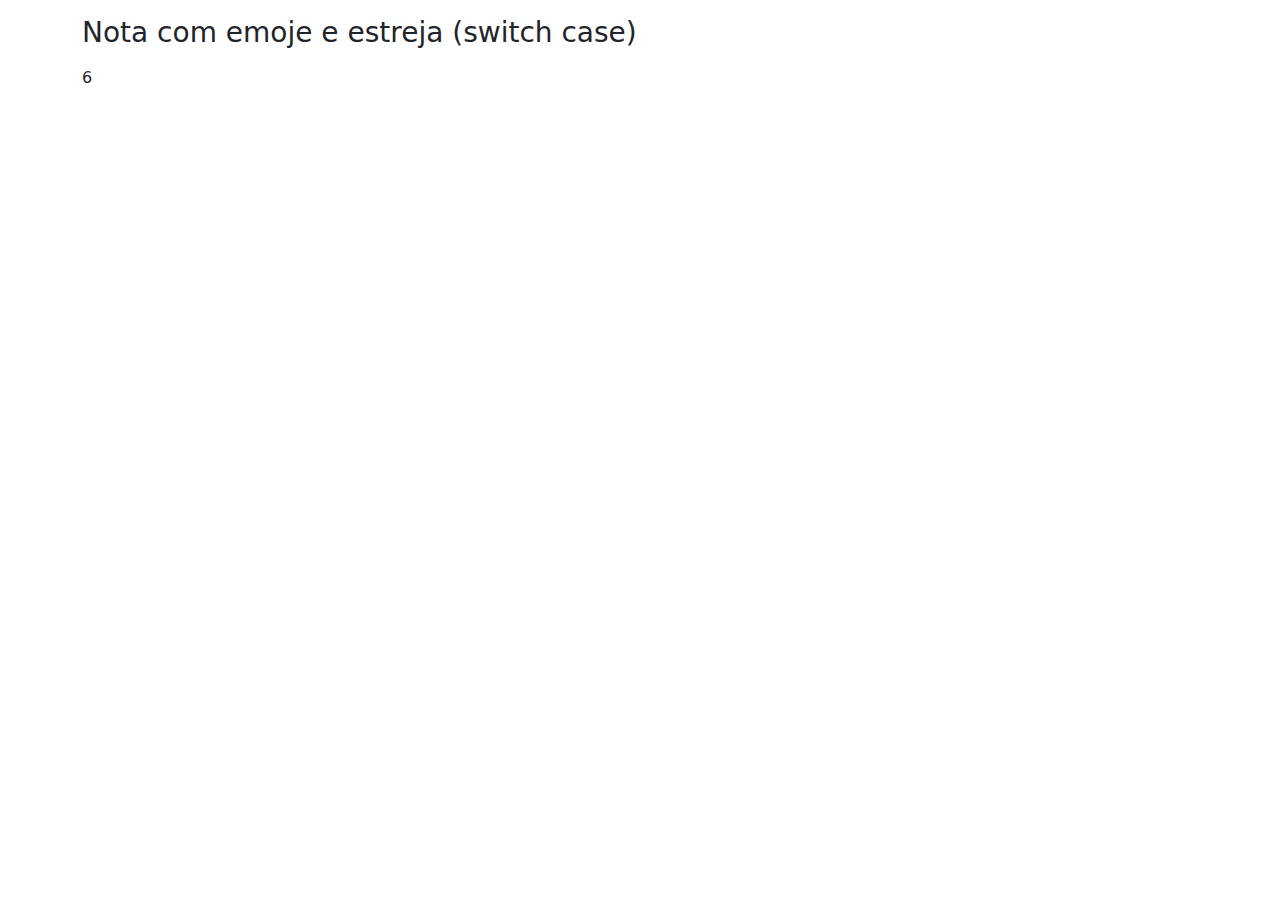
<file: 0.praticar/index.html>
<!-- index.html -->
<!DOCTYPE html>
<html lang="en">

<head>
    <meta charset="UTF-8">
    <meta name="viewport" content="width=device-width, initial-scale=1.0">
    <link href="https://cdn.jsdelivr.net/npm/bootstrap@5.3.3/dist/css/bootstrap.min.css" rel="stylesheet"
        integrity="sha384-QWTKZyjpPEjISv5WaRU9OFeRpok6YctnYmDr5pNlyT2bRjXh0JMhjY6hW+ALEwIH" crossorigin="anonymous">
    <link rel="stylesheet" href="style.css">
    <title>Document</title>
</head>

<body>
    <div class="container">
        <h3>Nota com emoje e estreja (switch case)</h3>
    <script src="app.js"></script>
</div>
</body>

</html>
</file>
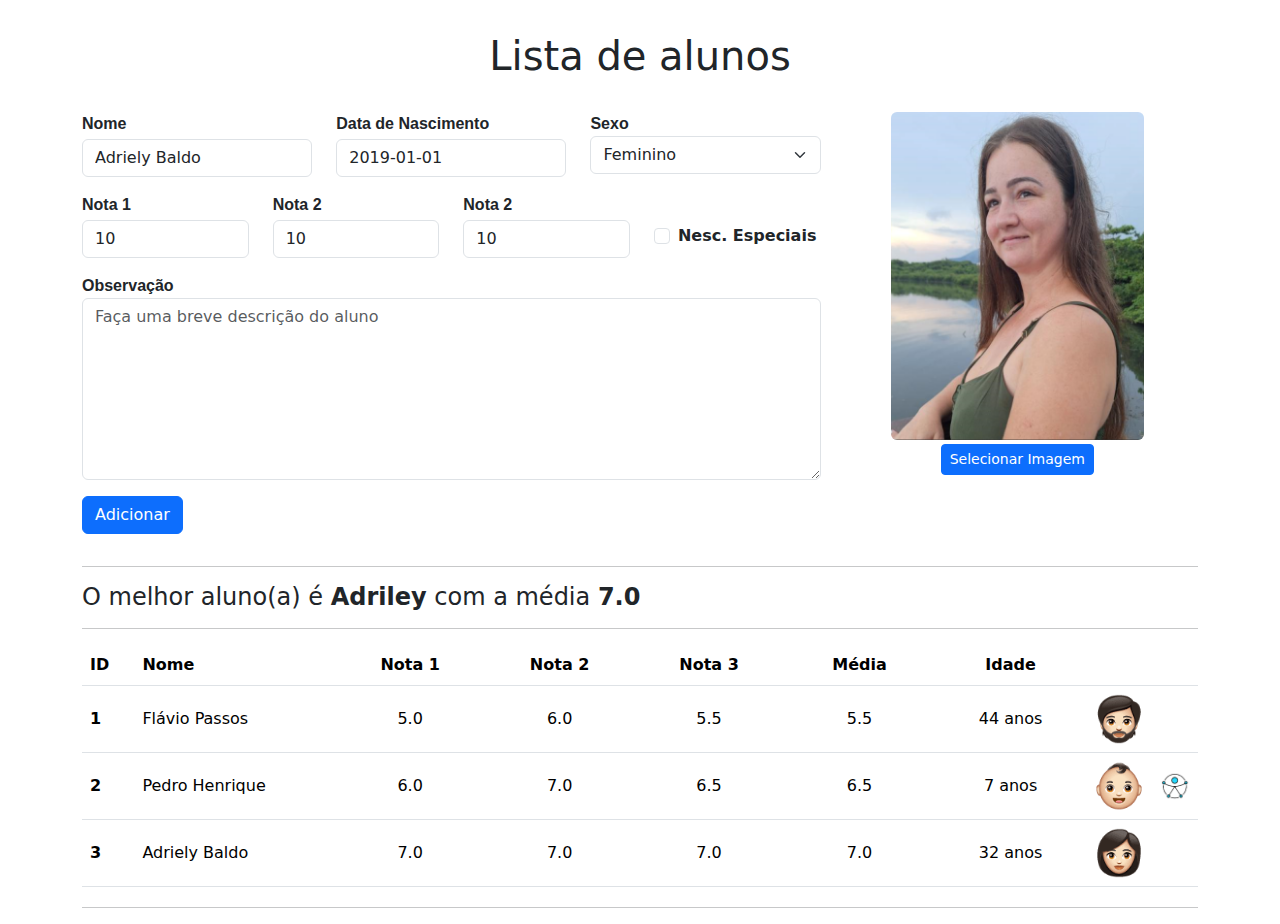
<file: 1.melhorAluno/index.html>
<!-- index.html -->
<!DOCTYPE html>
<html lang="en">

<head>
    <meta charset="UTF-8">
    <meta name="viewport" content="width=device-width, initial-scale=1.0">
    <link href="https://cdn.jsdelivr.net/npm/bootstrap@5.3.3/dist/css/bootstrap.min.css" rel="stylesheet"
        integrity="sha384-QWTKZyjpPEjISv5WaRU9OFeRpok6YctnYmDr5pNlyT2bRjXh0JMhjY6hW+ALEwIH" crossorigin="anonymous">
    <link rel="stylesheet" href="style.css">
    <title>Document</title>
</head>

<body>

    <div class="container">

        <h1 class="titulo">Lista de alunos</h1>


        <form class="row g-3">
            <div class="col-md-8">
                <div class="row">
                    <div class="col-md-4">
                        <label for="inputEmail4" class="form-label"><strong>Nome</strong></label>
                        <input type="text" class="form-control" id="nome-pessoa" placeholder="Digito o nome do aluno"
                            value="Adriely Baldo">
                    </div>
                    <div class="col-md-4">
                        <label for="inputEmail4" class="form-label"><strong>Data de Nascimento</strong></label>
                        <input type="text" class="form-control" id="nascimento" placeholder="nascimento"
                            value="2019-01-01">
                    </div>
                    <div class="col-md-4">
                        <label for="inputEmail4" class="form-label"><strong>Sexo</strong></label>
                        <select class="form-select" aria-label="Default select example" id="sexo">
                            <option selected>Feminino</option>
                            <option value="Masculino">Masculino</option>
                            <option value="Feminino">Feminino</option>
                        </select>
                    </div>
                    <div class="col-3">
                        <label for="inputEmail4" class="form-label"><strong>Nota 1</strong></label>
                        <input type="number" class="form-control" id="nota1" placeholder="Nota 1" value="10">
                    </div>
                    <div class="col-3">
                        <label for="inputEmail4" class="form-label"><strong>Nota 2</strong></label>
                        <input type="number" class="form-control" id="nota2" placeholder="Nota 2" value="10">
                    </div>
                    <div class="col-3">
                        <label for="inputEmail4" class="form-label"><strong>Nota 2</strong></label>
                        <input type="number" class="form-control" id="nota3" placeholder="Nota 2" value="10">
                    </div>
                    <div class="col-md-3">
                        <label for="inputEmail4" class="form-label check-booleano"><strong></strong></label>

                        <div class="form-check ">
                            <input class="form-check-input" type="checkbox" value="" id="input-hecked">
                            <strong>Nesc. Especiais</strong>
                        </div>
                    </div>
                    <div class="col-md-12">

                        <label for="exampleFormControlTextarea1" class="form-label">Observação</label>
                        <textarea class="form-control" id="exampleFormControlTextarea1" rows="7"
                            placeholder="Faça uma breve descrição do aluno"></textarea>

                    </div>

                    <div class="col-12">
                        <button type="button" class="btn btn-primary" onclick="adicionarLinha()">Adicionar</button>
                    </div>
                </div>
            </div>



            <div class="col-md-4">
                <div class="row">




                    <div class="col-md-12">
                        <div class="text-center">
                            <img src="img/dry.png" class="rounded form-imagem img-fluid" alt="..." id="imagemPreview">
                        </div>
                    </div>
                    <div class="col-md-12">
                        <div class="text-center">
                            <input type="file" name="imagem" id="imagemInput" style="display: none;" accept="image/*">
                            <label for="imagemInput" style="cursor: pointer;"
                                class="btn btn-primary btn-sm form-imagem-botao">Selecionar Imagem</label>
                        </div>
                    </div>


                </div>
            </div>


        </form>

        <hr>
        <h2 id="area-melhor-aluno">O melhor aluno(a) é <strong>Adriley</strong> com a média <strong>7.0</strong></h2>
        <hr>
        <table class="table" id="tabelaLista">
            <thead>
                <tr class="coluna-1">
                    <th scope="col" class="coluna-id">ID</th>
                    <th scope="col" class="coluna-nome">Nome</th>
                    <th scope="col" class="coluna-nota1">Nota 1</th>
                    <th scope="col" class="coluna-nota2">Nota 2</th>
                    <th scope="col" class="coluna-nota3">Nota 3</th>
                    <th scope="col" class="coluna-media">Média</th>
                    <th scope="col" class="coluna-idade">Idade</th>
                    <th scope="col" class="caracteristicas-fisicas colunaCF"></th>
                    <th scope="col" class="caracteristicas-fisicas colunaCF"></th>
                </tr>
            </thead>
            <tbody>
                <tr>
                    <th class="coluna-id" scope="row">1</th>
                    <td class="coluna-nome">Flávio Passos</td>
                    <td class="coluna-nota1">5.0</td>
                    <td class="coluna-nota2">6.0</td>
                    <td class="coluna-nota3">5.5</td>
                    <td class="coluna-media">5.5</td>
                    <td class="coluna-idade">44 anos</td>
                    <td class="caracteristicas-fisicas colunaCF">
                        <img src="icone/am.png" class="icone" alt="" srcset="">
                    </td>
                    <td class="caracteristicas-fisicas colunaAC">

                    </td>
                </tr>

                <tr>
                    <th class="coluna-1" scope="row">2</th>
                    <td class="coluna-nome">Pedro Henrique</td>
                    <td class="coluna-nota1">6.0</td>
                    <td class="coluna-nota2">7.0</td>
                    <td class="coluna-nota3">6.5</td>
                    <td class="coluna-media">6.5</td>
                    <td class="coluna-idade">7 anos</td>
                    <td class="caracteristicas-fisicas colunaCF">
                        <img src="icone/bb.png" class="icone" alt="" srcset="">
                    </td>
                    <td class="caracteristicas-fisicas colunaAC">
                        <img src="icone/ac.png" class="icone-ac" alt="" srcset="">
                    </td>
                </tr>
                <tr>
                    <th class="coluna-1" scope="row">3</th>
                    <td class="coluna-nome">Adriely Baldo</td>
                    <td class="coluna-nota1">7.0</td>
                    <td class="coluna-nota2">7.0</td>
                    <td class="coluna-nota3">7.0</td>
                    <td class="coluna-media">7.0</td>
                    <td class="coluna-idade">32 anos</td>
                    <td class="caracteristicas-fisicas colunaCF">
                        <img src="icone/jf.png" class="icone" alt="" srcset="">
                    </td>
                    <td class="caracteristicas-fisicas colunaAC">

                    </td>
                </tr>


            </tbody>
        </table>
        <hr class="hr-final">
    </div>

    <script src="app.js"></script>

</body>

</html>
</file>
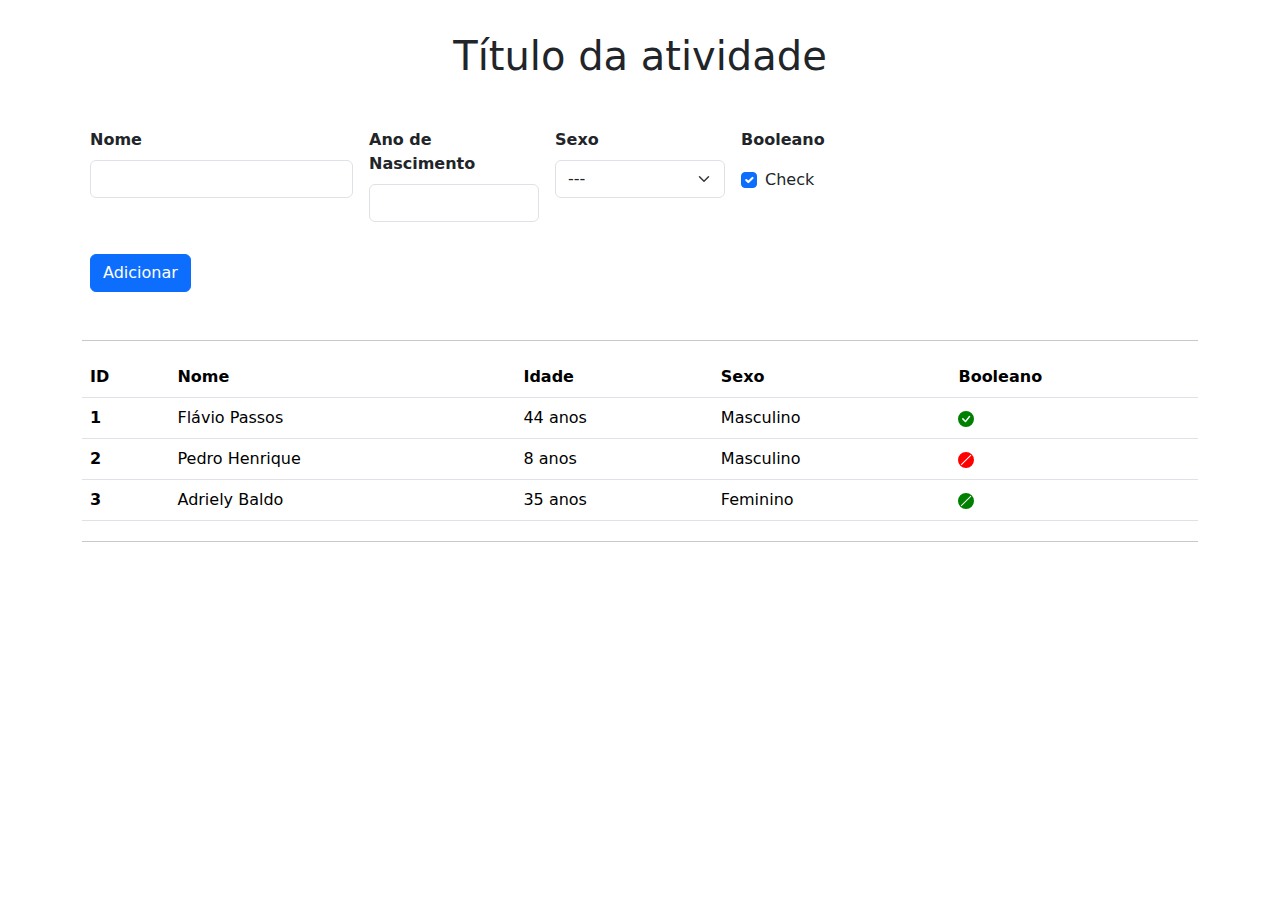
<file: _modelo/index.html>
<!-- index.html -->
<!DOCTYPE html>
<html lang="en">

<head>
    <meta charset="UTF-8">
    <meta name="viewport" content="width=device-width, initial-scale=1.0">
    <link href="https://cdn.jsdelivr.net/npm/bootstrap@5.3.3/dist/css/bootstrap.min.css" rel="stylesheet"
        integrity="sha384-QWTKZyjpPEjISv5WaRU9OFeRpok6YctnYmDr5pNlyT2bRjXh0JMhjY6hW+ALEwIH" crossorigin="anonymous">
    <link rel="stylesheet" href="style.css">
    <title>Document</title>
</head>

<body>

    <div class="container">

        <h1 class="titulo">Título da atividade</h1>


        <form class="row g-3 area-formulario">
            <div class="col-md-3">
                <label for="inputEmail4" class="form-label"><strong> Nome</strong></label>
                <input type="text" class="form-control" id="nome-pessoa">
            </div>

            <div class="col-md-2">
                <label for="inputEmail4" class="form-label"><strong>Ano de Nascimento</strong></label>
                <input type="number" class="form-control" id="ano-de-nascimento">
            </div>

            <div class="col-md-2">
                <label for="inputEmail4" class="form-label"><strong>Sexo</strong></label>
                <select class="form-select" aria-label="Default select example" id="sexo">
                    <option selected>---</option>
                    <option value="Masculino">Masculino</option>
                    <option value="Feminino">Feminino</option>
                </select>
            </div>

            <div class="col-md-1">
                <label for="inputEmail4" class="form-label"><strong>Booleano</strong></label>

                <div class="form-check check-booleano">
                    <input class="form-check-input" type="checkbox" value="" id="input-hecked" checked>
                    <label class="form-check-label" for="input-hecked">
                        Check
                    </label>
                </div>
            </div>
            <div class="col-md-6 botao-adicionar">  
            <button type="button" class="btn btn-primary" onclick="adicionarLinha()">Adicionar</button>
            </div>
        </form>
        <hr>
        <table class="table" id="tabelaLista">
            <thead>
                <tr>
                    <th scope="col">ID</th>
                    <th scope="col">Nome</th>
                    <th scope="col">Idade</th>
                    <th scope="col">Sexo</th>
                    <th scope="col">Booleano</th>
                </tr>
            </thead>
            <tbody>
                <tr>
                    <th scope="row">1</th>
                    <td>Flávio Passos</td>
                    <td>44 anos</td>
                    <td>Masculino</td>
                    <td>

                        <span class="de-maior">
                            <svg xmlns="http://www.w3.org/2000/svg" width="16" height="16" fill="currentColor"
                                class="bi bi-check-circle-fill" viewBox="0 0 16 16">
                                <path
                                    d="M16 8A8 8 0 1 1 0 8a8 8 0 0 1 16 0m-3.97-3.03a.75.75 0 0 0-1.08.022L7.477 9.417 5.384 7.323a.75.75 0 0 0-1.06 1.06L6.97 11.03a.75.75 0 0 0 1.079-.02l3.992-4.99a.75.75 0 0 0-.01-1.05z" />
                            </svg>
                        </span>

                    </td>
                </tr>

                <tr>
                    <th scope="row">2</th>
                    <td>Pedro Henrique</td>
                    <td>8 anos</td>
                    <td>Masculino</td>
                    <td>

                        <span class="de-menor">
                            <svg xmlns="http://www.w3.org/2000/svg" width="16" height="16" fill="currentColor"
                                class="bi bi-ban-fill" viewBox="0 0 16 16">
                                <path
                                    d="M16 8A8 8 0 1 1 0 8a8 8 0 0 1 16 0M2.71 12.584q.328.378.706.707l9.875-9.875a7 7 0 0 0-.707-.707l-9.875 9.875Z" />
                            </svg>
                        </span>

                    </td>
                </tr>
                <tr>
                    <th scope="row">3</th>
                    <td>Adriely Baldo</td>
                    <td>35 anos</td>
                    <td>Feminino</td>
                    <td class="de-maior">

                        <span class="de-maior">
                            <svg xmlns="http://www.w3.org/2000/svg" width="16" height="16" fill="currentColor"
                                class="bi bi-ban-fill" viewBox="0 0 16 16">
                                <path
                                    d="M16 8A8 8 0 1 1 0 8a8 8 0 0 1 16 0M2.71 12.584q.328.378.706.707l9.875-9.875a7 7 0 0 0-.707-.707l-9.875 9.875Z" />
                            </svg>
                        </span>

                    </td>
                </tr>

            </tbody>
        </table>
        <hr class="hr-final">
    </div>

    <script src="app.js"></script>

</body>

</html>
</file>
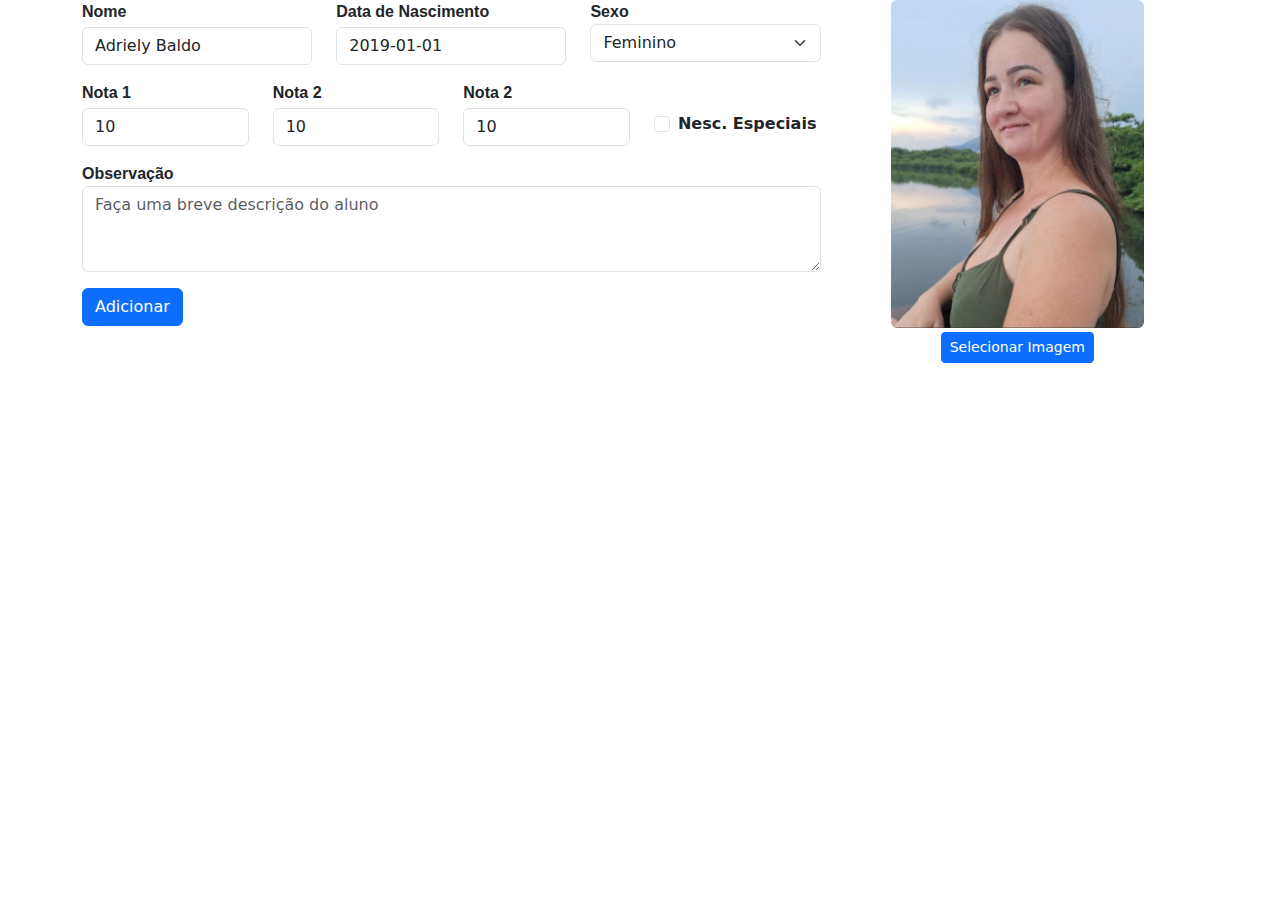
<file: 1.melhorAluno/apagar2.html>
<!DOCTYPE html>
<html lang="en">

<head>
    <meta charset="UTF-8">
    <meta name="viewport" content="width=device-width, initial-scale=1.0">
    <link href="https://cdn.jsdelivr.net/npm/bootstrap@5.3.3/dist/css/bootstrap.min.css" rel="stylesheet"
        integrity="sha384-QWTKZyjpPEjISv5WaRU9OFeRpok6YctnYmDr5pNlyT2bRjXh0JMhjY6hW+ALEwIH" crossorigin="anonymous">
    <link rel="stylesheet" href="style.css">
    <title>Document</title>
</head>

<body>


    <div class="container">

        <form class="row g-3">
            <div class="col-md-8">
                <div class="row">
                    <div class="col-md-4">
                        <label for="inputEmail4" class="form-label"><strong> Nome</strong></label>
                        <input type="text" class="form-control" id="nome-pessoa" placeholder="Digito o nome do aluno"
                            value="Adriely Baldo">
                    </div>
                    <div class="col-md-4">
                        <label for="inputEmail4" class="form-label"><strong>Data de Nascimento</strong></label>
                        <input type="text" class="form-control" id="nascimento" placeholder="nascimento"
                            value="2019-01-01">
                    </div>
                    <div class="col-md-4">
                        <label for="inputEmail4" class="form-label"><strong>Sexo</strong></label>
                        <select class="form-select" aria-label="Default select example" id="sexo">
                            <option selected>Feminino</option>
                            <option value="Masculino">Masculino</option>
                            <option value="Feminino">Feminino</option>
                        </select>
                    </div>
                    <div class="col-3">
                        <label for="inputEmail4" class="form-label"><strong>Nota 1</strong></label>
                        <input type="number" class="form-control" id="nota1" placeholder="Nota 1" value="10">
                    </div>
                    <div class="col-3">
                        <label for="inputEmail4" class="form-label"><strong>Nota 2</strong></label>
                        <input type="number" class="form-control" id="nota2" placeholder="Nota 2" value="10">
                    </div>
                    <div class="col-3">
                        <label for="inputEmail4" class="form-label"><strong>Nota 2</strong></label>
                        <input type="number" class="form-control" id="nota2" placeholder="Nota 2" value="10">
                    </div>
                    <div class="col-md-3">
                        <label for="inputEmail4" class="form-label check-booleano"><strong></strong></label>
    
                        <div class="form-check ">
                            <input class="form-check-input" type="checkbox" value="" id="input-hecked">
                            <strong>Nesc. Especiais</strong>
                        </div>
                    </div>
                    <div class="col-md-12">
                        
                            <label for="exampleFormControlTextarea1" class="form-label">Observação</label>
                            <textarea class="form-control" id="exampleFormControlTextarea1" rows="3"
                                placeholder="Faça uma breve descrição do aluno"></textarea>
                        
                    </div>

                    <div class="col-12">
                        <button type="button" class="btn btn-primary" onclick="adicionarLinha()">Adicionar</button>
                    </div>
                </div>
            </div>



            <div class="col-md-4">
                <div class="row">




                    <div class="col-md-12">
                        <div class="text-center">
                            <img src="img/dry.png" class="rounded form-imagem img-fluid" alt="..." id="imagemPreview">
                            
                            <input type="file" name="imagem" id="imagemInput" style="display: none;" accept="image/*">
                            <label for="imagemInput" style="cursor: pointer;" class="btn btn-primary btn-sm form-imagem-botao">Selecionar Imagem</label>
    
                          </div>
                    </div>


                </div>
            </div>


        </form>

    </div>

</body>

</html>
</file>
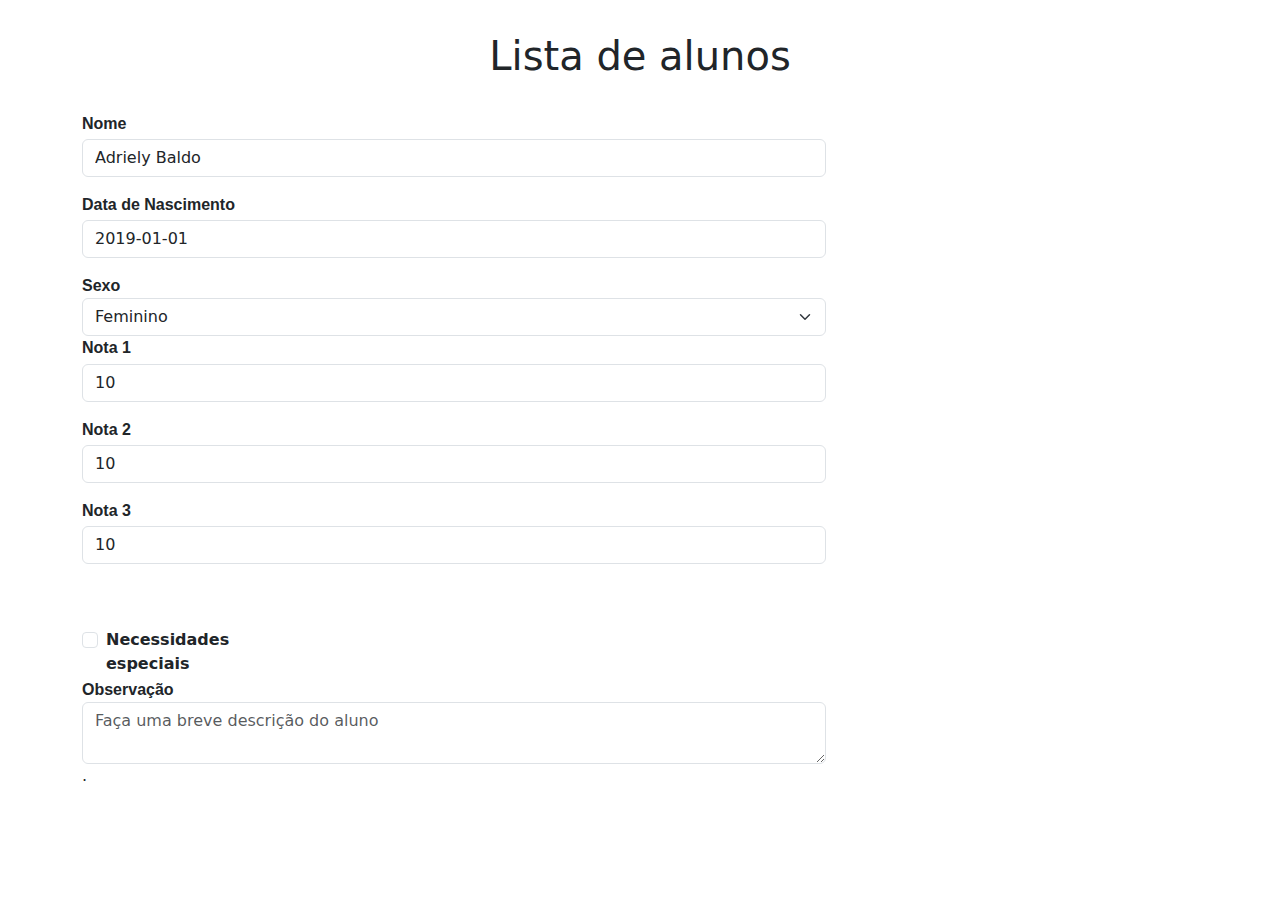
<file: 1.melhorAluno/index2.html>
<!DOCTYPE html>
<html lang="en">

<head>
    <meta charset="UTF-8">
    <meta name="viewport" content="width=device-width, initial-scale=1.0">
    <link href="https://cdn.jsdelivr.net/npm/bootstrap@5.3.3/dist/css/bootstrap.min.css" rel="stylesheet"
        integrity="sha384-QWTKZyjpPEjISv5WaRU9OFeRpok6YctnYmDr5pNlyT2bRjXh0JMhjY6hW+ALEwIH" crossorigin="anonymous">
    <link rel="stylesheet" href="style.css">
    <title>Document</title>
</head>

<body>
    <div class="container">
        <h1 class="titulo">Lista de alunos</h1>
        <div class="col-md-12 tela">

            <div class="col-md-8">

                <div class="azul tela-coluna1">

                    <div class="form-nome">
                        <label for="inputEmail4" class="form-label"><strong> Nome</strong></label>
                        <input type="text" class="form-control" id="nome-pessoa" placeholder="Digito o nome do aluno"
                            value="Adriely Baldo">
                    </div>

                    <div class="form-nascimento">
                        <label for="inputEmail4" class="form-label"><strong>Data de Nascimento</strong></label>
                        <input type="text" class="form-control" id="nascimento" placeholder="nascimento"
                            value="2019-01-01">
                    </div>

                    <div class="form-sexo">
                        <label for="inputEmail4" class="form-label"><strong>Sexo</strong></label>
                        <select class="form-select" aria-label="Default select example" id="sexo">
                            <option selected>Feminino</option>
                            <option value="Masculino">Masculino</option>
                            <option value="Feminino">Feminino</option>
                        </select>
                    </div>


                </div>

                <div class="azul tela-coluna1">

                    <div class="form-nota1">
                        <label for="inputEmail4" class="form-label"><strong>Nota 1</strong></label>
                        <input type="number" class="form-control" id="nota1" placeholder="Nota 1" value="10">
                    </div>

                    <div class="form-nota2">
                        <label for="inputEmail4" class="form-label"><strong>Nota 2</strong></label>
                        <input type="number" class="form-control" id="nota2" placeholder="Nota 2" value="10">
                    </div>

                    <div class="form-nota3">
                        <label for="inputEmail4" class="form-label"><strong>Nota 3</strong></label>
                        <input type="number" class="form-control" id="nota3" placeholder="Nota 3" value="10">
                    </div>

                    <div class="col-md-3">
                        <label for="inputEmail4" class="form-label"><strong></strong></label>

                        <div class="form-check check-booleano">
                            <input class="form-check-input" type="checkbox" value="" id="input-hecked">
                            <strong>Necessidades especiais</strong>
                        </div>
                    </div>
                </div>


                <div class="azul tela-coluna1">
                    <div class="form-observacao">
                        <label for="exampleFormControlTextarea1" class="form-label">Observação</label>
                        <textarea class="form-control" id="exampleFormControlTextarea1" rows="2"
                            placeholder="Faça uma breve descrição do aluno"></textarea>
                    </div>
                </div>

            </div>

            <div class="col-md-4">
                <div class="verbelha">
                    .
                </div>
            </div>
        </div>

    </div>
</body>

</html>
</file>
<file: 0.praticar/style.css>
/* style.css */

.titulo {
    margin: 2rem 0;
    text-align: center;
}

.area-formulario {
    margin: 2rem 0;
}

h3 {
    margin: 1rem 0;
}

h2 {
    margin: 1rem 0;
}

.btn-primary {
    margin: 1rem 0;
}

.de-maior {
    color: green;
}

.de-menor {
    color: red;
}

.check-booleano {
    margin-top: 0.5rem;
}

.hr-final {
    margin-top: 1.25rem;
}
</file>
<file: 1.melhorAluno/style.css>
/* style.css */
.titulo {
    margin: 2rem 0;
    text-align: center;
}

.form-label {
    margin-bottom: 0px;
    font-weight: 600;
    font-family: 'Trebuchet MS', sans-serif;
}

.area-formulario {
    margin: 2rem 0;
}

.area-formulario-divisao{
    display: flex;
}

input {
    margin: .2rem 0 1rem 0;
}

h3 {
    margin: 2rem 0;
}

h2 {
    font-size: 1.5rem;
}

.btn-primary {
    margin: 1rem 0;
}

.de-maior {
    color: green;
}

.de-menor {
    color: red;
}

.check-booleano {
    margin-top: 0.5rem;
}

.hr-final {
    margin-top: 1.25rem;
}

th, td{
    vertical-align: middle;
}

.caracteristicas-fisicas {
    text-align: right;
}

.coluna-id {
    width: 5%;
}

.coluna-nome {
    width: 20%;
}

.coluna-nota1, .coluna-nota2, .coluna-nota3, .coluna-media, .coluna-idade {
    width: 15%;
    text-align: center;
}

.colunaCF {
    width: 15%;
}

.colunaAC {
    width: 50px;
    text-align: left;
}

.icone {
    width: 50px;
}

.icone-ac {
    width: 30px;
}



.check-booleano {
    margin-top: 1.5rem;
}

.form-imagem {
    max-width: 70%;
}

.form-imagem-botao {
    margin-top: 0.25rem;
}
</file>
<file: _modelo/style.css>
/* style.css */
.titulo {
    margin: 2rem 0;
    text-align: center;
}

.area-formulario {
    margin: 2rem 0;
}

h3 {
    margin: 2rem 0;
}

.btn-primary {
    margin: 1rem 0;
}

.de-maior {
    color: green;
}

.de-menor {
    color: red;
}

.check-booleano {
    margin-top: 0.5rem;
}

.hr-final {
    margin-top: 1.25rem;
}
</file>
